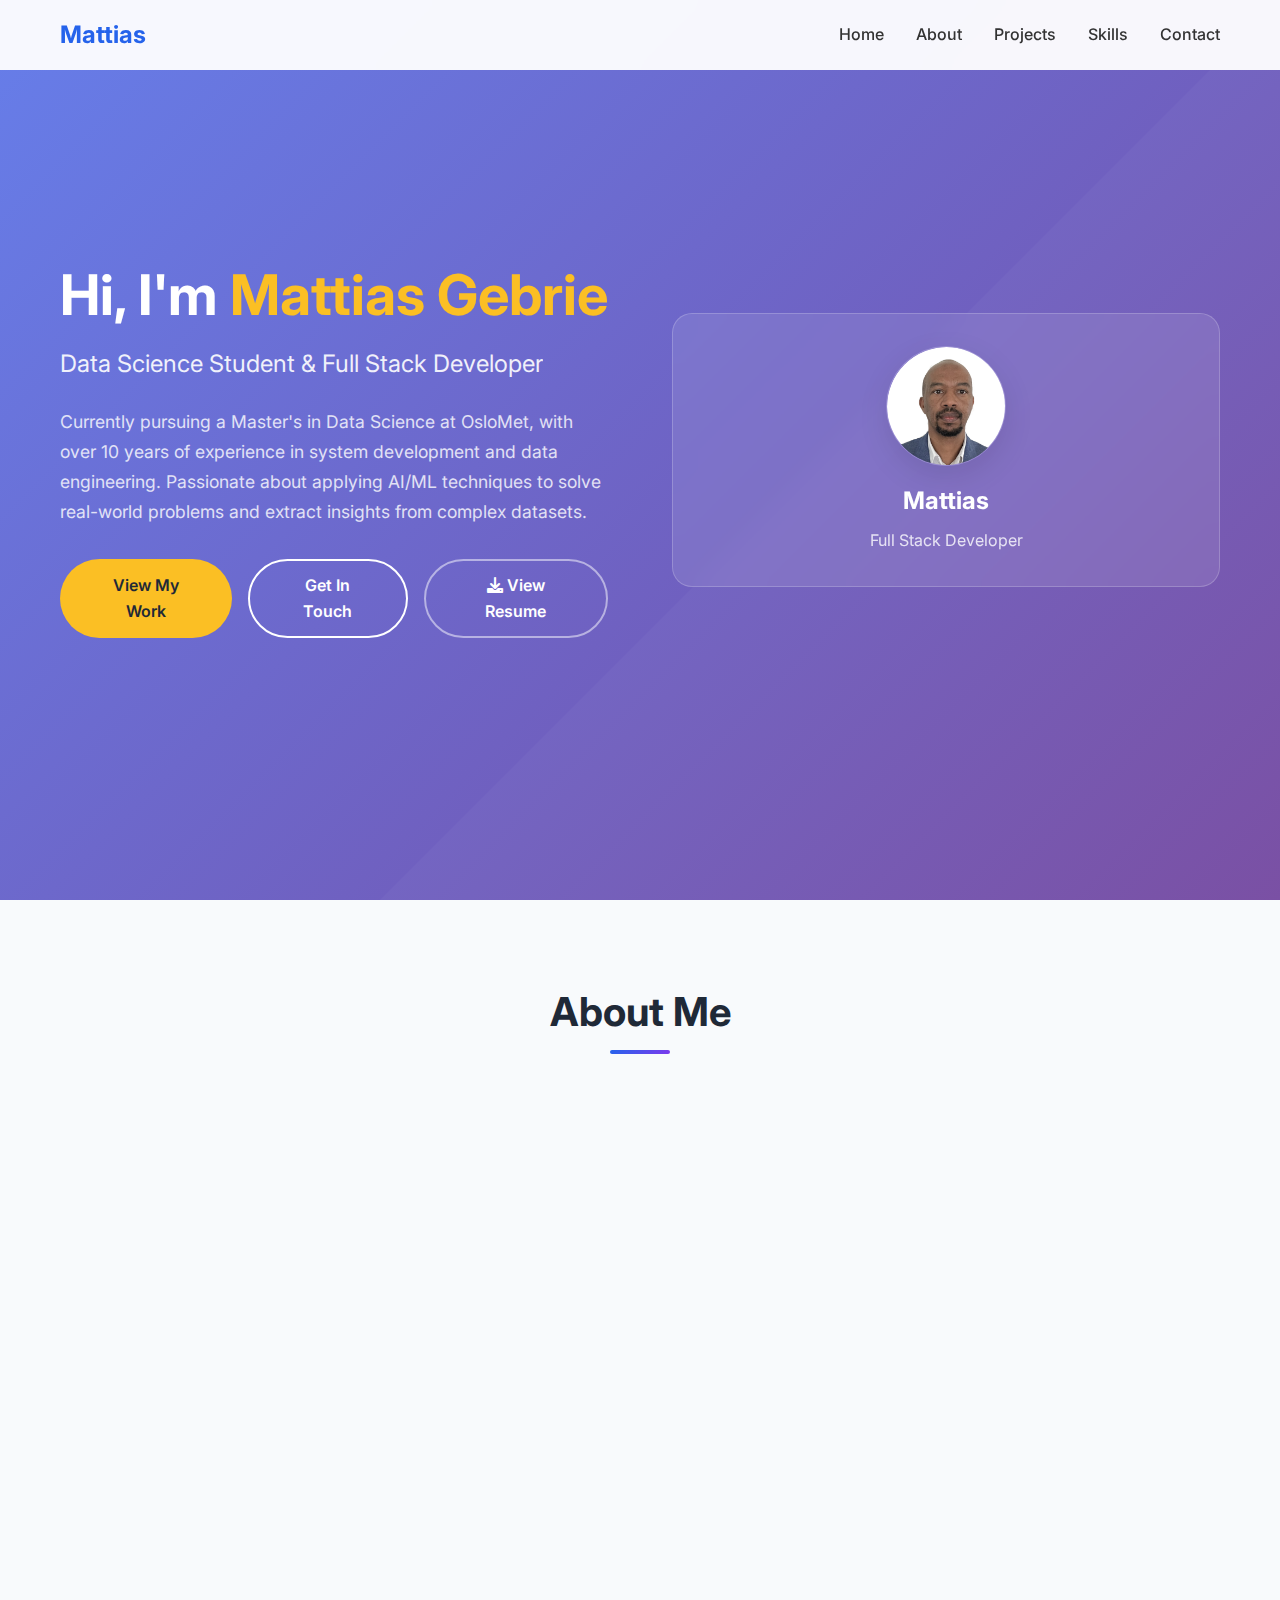
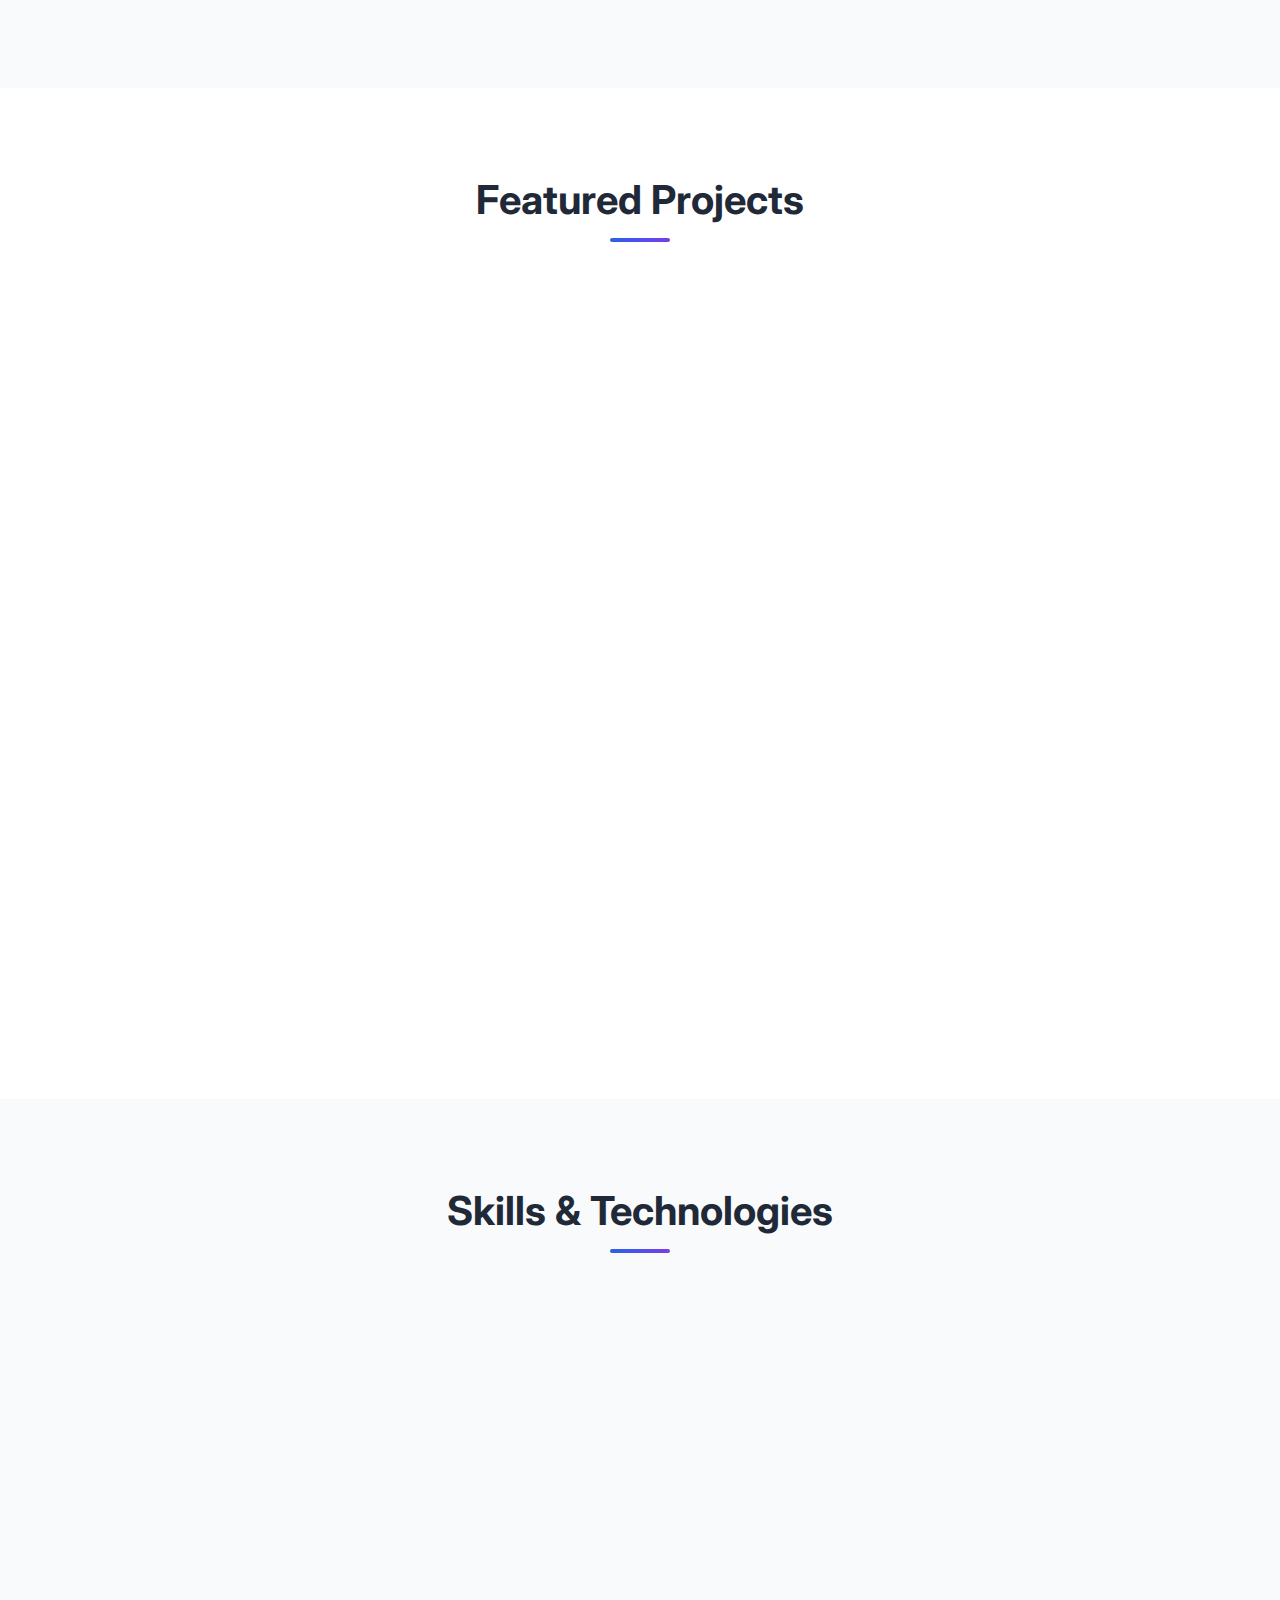
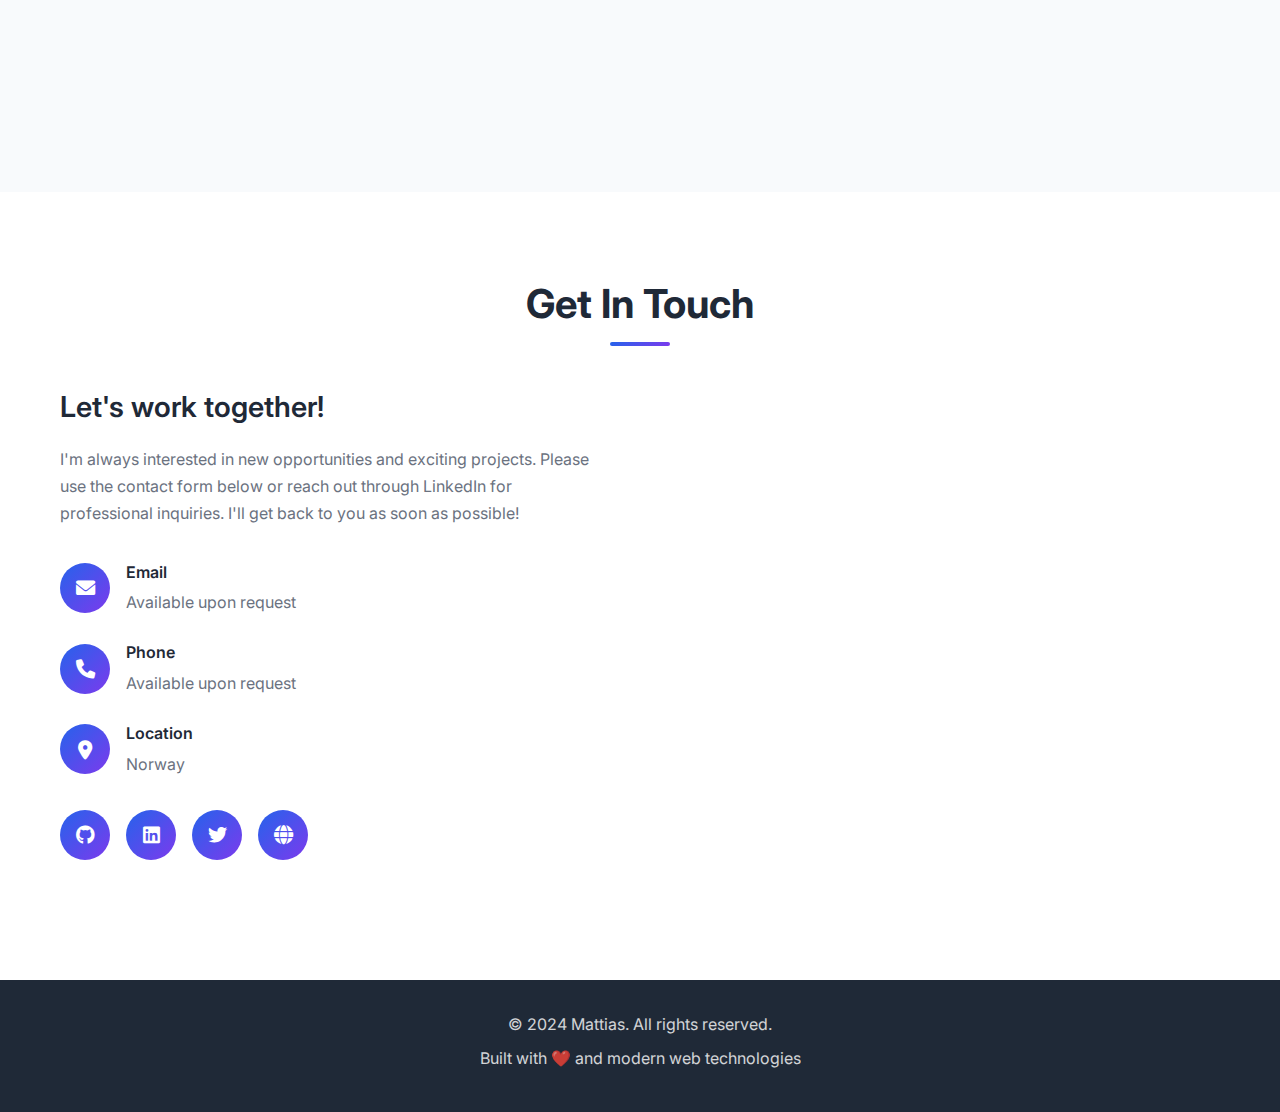
<file: index.html>
<!DOCTYPE html>
<html lang="en">
<head>
    <meta charset="UTF-8">
    <meta name="viewport" content="width=device-width, initial-scale=1.0">
    <title>Mattias - Portfolio</title>
    <link rel="stylesheet" href="styles.css">
    <link href="https://cdnjs.cloudflare.com/ajax/libs/font-awesome/6.0.0/css/all.min.css" rel="stylesheet">
    <link href="https://fonts.googleapis.com/css2?family=Inter:wght@300;400;500;600;700&display=swap" rel="stylesheet">
</head>
<body>
    <!-- Navigation -->
    <nav class="navbar">
        <div class="nav-container">
            <div class="nav-logo">
                <a href="#home">Mattias</a>
            </div>
            <div class="nav-menu" id="nav-menu">
                <a href="#home" class="nav-link">Home</a>
                <a href="#about" class="nav-link">About</a>
                <a href="#projects" class="nav-link">Projects</a>
                <a href="#skills" class="nav-link">Skills</a>
                <a href="#contact" class="nav-link">Contact</a>
            </div>
            <div class="nav-toggle" id="nav-toggle">
                <span class="bar"></span>
                <span class="bar"></span>
                <span class="bar"></span>
            </div>
        </div>
    </nav>

    <!-- Hero Section -->
    <section id="home" class="hero">
        <div class="hero-container">
            <div class="hero-content">
                <h1 class="hero-title">
                    Hi, I'm <span class="highlight">Mattias Gebrie</span>
                </h1>
                <h2 class="hero-subtitle">Data Science Student & Full Stack Developer</h2>
                <p class="hero-description">
                    Currently pursuing a Master's in Data Science at OsloMet, with over 10 years of experience in system development 
                    and data engineering. Passionate about applying AI/ML techniques to solve real-world problems and extract insights 
                    from complex datasets.
                </p>
                <div class="hero-buttons">
                    <a href="#projects" class="btn btn-primary">View My Work</a>
                    <a href="#contact" class="btn btn-secondary">Get In Touch</a>
                    <a href="resume.html" class="btn btn-outline" target="_blank">
                        <i class="fas fa-download"></i> View Resume
                    </a>
                </div>
            </div>
            <div class="hero-image">
                <div class="profile-card">
                    <div class="profile-image">
                        <img src="mattias.jpg" alt="Mattias Gebrie" class="profile-photo">
                    </div>
                    <div class="profile-info">
                        <h3>Mattias</h3>
                        <p>Full Stack Developer</p>
                    </div>
                </div>
            </div>
        </div>
    </section>

    <!-- About Section -->
    <section id="about" class="about">
        <div class="container">
            <h2 class="section-title">About Me</h2>
            <div class="about-content">
                <div class="about-text">
                    <p>
                        I'm currently pursuing a Master's in Data Science at OsloMet, building upon my strong academic foundation 
                        with two completed master's degrees in Computer Engineering and System Architecture. With over 10 years of hands-on experience in backend development 
                        (C#, Java, Python, C++), cloud technology (AWS, Azure), and big data processing (Apache Spark), 
                        I'm now specializing in advanced AI/ML techniques and data science methodologies.
                    </p>
                    <p>
                        My career progression from engineering to system architecture to data science reflects a strategic approach 
                        to building comprehensive technical expertise. I've published research on "Risk-based adaptive authentication 
                        for IoT in smart home eHealth" and have hands-on experience with TensorFlow, machine learning algorithms, 
                        and data pipeline development from my work at Simula and Schibsted Data Foundation.
                    </p>
                    <div class="about-stats">
                        <div class="stat">
                            <h3>10+</h3>
                            <p>Years Experience</p>
                        </div>
                        <div class="stat">
                            <h3>2</h3>
                            <p>Master's Degrees</p>
                        </div>
                        <div class="stat">
                            <h3>1</h3>
                            <p>Published Research</p>
                        </div>
                    </div>
                </div>
            </div>
        </div>
    </section>

    <!-- Projects Section -->
    <section id="projects" class="projects">
        <div class="container">
            <h2 class="section-title">Featured Projects</h2>
            <div class="projects-scroll-container">
                <div class="projects-scroll">
                <div class="project-card">
                    <div class="project-image">
                        <i class="fas fa-mobile-alt"></i>
                    </div>
                    <div class="project-content">
                        <h3>Dewel Mobile App</h3>
                        <p>A comprehensive mobile application with both frontend and backend components, currently in distribution. Full-stack development including user interface, backend services, and mobile app deployment.</p>
                        <div class="project-tech">
                            <span class="tech-tag">React Native</span>
                            <span class="tech-tag">Node.js</span>
                            <span class="tech-tag">JavaScript</span>
                            <span class="tech-tag">Mobile App</span>
                        </div>
                        <div class="project-links">
                            <a href="request-access.html" class="project-link">
                                <i class="fab fa-github"></i> Request Access
                            </a>
                            <a href="https://apps.apple.com/app/dewel/id1234567890" class="project-link" target="_blank">
                                <i class="fab fa-apple"></i> App Store
                            </a>
                            <a href="https://play.google.com/store/apps/details?id=com.dewel.app" class="project-link" target="_blank">
                                <i class="fab fa-google-play"></i> Play Store
                            </a>
                        </div>
                        <div class="project-screenshot">
                            <img src="Dewel.jpg" alt="Dewel Mobile App Screenshot" class="project-image-screenshot">
                        </div>
                    </div>
                </div>

                <div class="project-card">
                    <div class="project-image">
                        <i class="fas fa-pills"></i>
                    </div>
                    <div class="project-content">
                        <h3>Pharmador</h3>
                        <p>A comprehensive pharmaceutical application with both frontend and backend components. Full-stack development featuring user management, inventory tracking, and pharmaceutical data processing.</p>
                        <div class="project-tech">
                            <span class="tech-tag">React</span>
                            <span class="tech-tag">Node.js</span>
                            <span class="tech-tag">JavaScript</span>
                            <span class="tech-tag">Database</span>
                        </div>
                        <div class="project-links">
                            <a href="request-access.html" class="project-link">
                                <i class="fab fa-github"></i> Request Access
                            </a>
                            <a href="request-access.html" class="project-link">
                                <i class="fas fa-external-link-alt"></i> Request Demo
                            </a>
                        </div>
                        <div class="project-screenshot">
                            <img src="pharmadoor.jpg" alt="Pharmador Pharmacy Locator App Screenshot" class="project-image-screenshot">
                        </div>
                    </div>
                </div>

                <div class="project-card">
                    <div class="project-image">
                        <i class="fas fa-brain"></i>
                    </div>
                    <div class="project-content">
                        <h3>IoT Security Research - Risk-based Authentication</h3>
                        <p>Published research on "Risk-based adaptive authentication for internet of things in smart home eHealth" at the 11th European Conference on Software Architecture. Applied machine learning and data science techniques to enhance IoT security protocols.</p>
                        <div class="project-tech">
                            <span class="tech-tag">Machine Learning</span>
                            <span class="tech-tag">IoT Security</span>
                            <span class="tech-tag">Data Science</span>
                            <span class="tech-tag">Research</span>
                        </div>
                        <div class="project-links">
                            <a href="#" class="project-link">
                                <i class="fas fa-file-pdf"></i> Research Paper
                            </a>
                            <a href="#" class="project-link">
                                <i class="fas fa-external-link-alt"></i> Conference
                            </a>
                        </div>
                        <div class="project-screenshot">
                            <div class="screenshot-placeholder">
                                <i class="fas fa-shield-alt"></i>
                                <p>IoT Security Framework</p>
                            </div>
                        </div>
                    </div>
                </div>

                <div class="project-card">
                    <div class="project-image">
                        <i class="fas fa-shopping-bag"></i>
                    </div>
                    <div class="project-content">
                        <h3>Estishop.no</h3>
                        <p>E-commerce platform for Esti products featuring online shopping, product catalog, and secure payment processing. Built with modern web technologies for optimal performance and user experience.</p>
                        <div class="project-tech">
                            <span class="tech-tag">Next.js</span>
                            <span class="tech-tag">MySQL</span>
                            <span class="tech-tag">E-commerce</span>
                            <span class="tech-tag">Payment</span>
                        </div>
                        <div class="project-links">
                            <a href="request-access.html" class="project-link">
                                <i class="fab fa-github"></i> Request Access
                            </a>
                            <a href="https://estishop.no" class="project-link" target="_blank">
                                <i class="fas fa-external-link-alt"></i> Live Site
                            </a>
                        </div>
                        <div class="project-screenshot">
                            <div class="screenshot-placeholder">
                                <i class="fas fa-shopping-bag"></i>
                                <p>E-commerce Platform</p>
                            </div>
                        </div>
                    </div>
                </div>

                <div class="project-card">
                    <div class="project-image">
                        <i class="fas fa-user-md"></i>
                    </div>
                    <div class="project-content">
                        <h3>CCN - Clinical Communication Network</h3>
                        <p>Healthcare communication platform enabling secure clinical messaging, patient data management, and real-time communication between healthcare professionals. Built with mobile-first approach for accessibility.</p>
                        <div class="project-tech">
                            <span class="tech-tag">React Native</span>
                            <span class="tech-tag">MongoDB</span>
                            <span class="tech-tag">Node.js</span>
                            <span class="tech-tag">FastAPI</span>
                        </div>
                        <div class="project-links">
                            <a href="request-access.html" class="project-link">
                                <i class="fab fa-github"></i> Request Access
                            </a>
                            <a href="request-access.html" class="project-link">
                                <i class="fas fa-external-link-alt"></i> Request Demo
                            </a>
                        </div>
                        <div class="project-screenshot">
                            <div class="screenshot-placeholder">
                                <i class="fas fa-user-md"></i>
                                <p>Healthcare Communication Platform</p>
                            </div>
                        </div>
                    </div>
                </div>
                </div>
            </div>
        </div>
    </section>

    <!-- Skills Section -->
    <section id="skills" class="skills">
        <div class="container">
            <h2 class="section-title">Skills & Technologies</h2>
            <div class="skills-grid">
                <div class="skill-category">
                    <h3>Frontend</h3>
                    <div class="skill-items">
                        <div class="skill-item">
                            <i class="fab fa-html5"></i>
                            <span>HTML5</span>
                        </div>
                        <div class="skill-item">
                            <i class="fab fa-css3-alt"></i>
                            <span>CSS3</span>
                        </div>
                        <div class="skill-item">
                            <i class="fab fa-js-square"></i>
                            <span>JavaScript</span>
                        </div>
                        <div class="skill-item">
                            <i class="fab fa-react"></i>
                            <span>React</span>
                        </div>
                        <div class="skill-item">
                            <i class="fab fa-react"></i>
                            <span>React Native</span>
                        </div>
                        <div class="skill-item">
                            <i class="fab fa-node-js"></i>
                            <span>Next.js</span>
                        </div>
                    </div>
                </div>

                <div class="skill-category">
                    <h3>Backend</h3>
                    <div class="skill-items">
                        <div class="skill-item">
                            <i class="fab fa-java"></i>
                            <span>Java</span>
                        </div>
                        <div class="skill-item">
                            <i class="fab fa-python"></i>
                            <span>Python</span>
                        </div>
                        <div class="skill-item">
                            <i class="fas fa-code"></i>
                            <span>C#</span>
                        </div>
                        <div class="skill-item">
                            <i class="fas fa-code"></i>
                            <span>C++</span>
                        </div>
                        <div class="skill-item">
                            <i class="fas fa-server"></i>
                            <span>Spring Boot</span>
                        </div>
                        <div class="skill-item">
                            <i class="fas fa-database"></i>
                            <span>Apache Spark</span>
                        </div>
                        <div class="skill-item">
                            <i class="fas fa-brain"></i>
                            <span>TensorFlow</span>
                        </div>
                    </div>
                </div>

                <div class="skill-category">
                    <h3>Tools & Others</h3>
                    <div class="skill-items">
                        <div class="skill-item">
                            <i class="fab fa-git-alt"></i>
                            <span>Git</span>
                        </div>
                        <div class="skill-item">
                            <i class="fab fa-docker"></i>
                            <span>Docker</span>
                        </div>
                        <div class="skill-item">
                            <i class="fab fa-aws"></i>
                            <span>AWS</span>
                        </div>
                        <div class="skill-item">
                            <i class="fab fa-microsoft"></i>
                            <span>Azure</span>
                        </div>
                        <div class="skill-item">
                            <i class="fas fa-cogs"></i>
                            <span>Kubernetes</span>
                        </div>
                        <div class="skill-item">
                            <i class="fas fa-chart-line"></i>
                            <span>Data Science</span>
                        </div>
                        <div class="skill-item">
                            <i class="fas fa-robot"></i>
                            <span>Machine Learning</span>
                        </div>
                    </div>
                </div>
            </div>
        </div>
    </section>

    <!-- Contact Section -->
    <section id="contact" class="contact">
        <div class="container">
            <h2 class="section-title">Get In Touch</h2>
            <div class="contact-content">
                <div class="contact-info">
                    <h3>Let's work together!</h3>
                    <p>
                        I'm always interested in new opportunities and exciting projects. 
                        Please use the contact form below or reach out through LinkedIn for 
                        professional inquiries. I'll get back to you as soon as possible!
                    </p>
                    <div class="contact-methods">
                        <div class="contact-method">
                            <i class="fas fa-envelope"></i>
                            <div>
                                <h4>Email</h4>
                                <p>Available upon request</p>
                            </div>
                        </div>
                        <div class="contact-method">
                            <i class="fas fa-phone"></i>
                            <div>
                                <h4>Phone</h4>
                                <p>Available upon request</p>
                            </div>
                        </div>
                        <div class="contact-method">
                            <i class="fas fa-map-marker-alt"></i>
                            <div>
                                <h4>Location</h4>
                                <p>Norway</p>
                            </div>
                        </div>
                    </div>
                    <div class="social-links">
                        <a href="https://github.com/atomattias" class="social-link" target="_blank">
                            <i class="fab fa-github"></i>
                        </a>
                        <a href="https://www.linkedin.com/in/gmattias/" class="social-link" target="_blank">
                            <i class="fab fa-linkedin"></i>
                        </a>
                        <a href="https://twitter.com/atomattias" class="social-link">
                            <i class="fab fa-twitter"></i>
                        </a>
                        <a href="https://atomattias.dev" class="social-link">
                            <i class="fas fa-globe"></i>
                        </a>
                    </div>
                </div>
                <div class="contact-form">
                    <form id="contact-form">
                        <div class="form-group">
                            <input type="text" id="name" name="name" placeholder="Your Name" required>
                        </div>
                        <div class="form-group">
                            <input type="email" id="email" name="email" placeholder="Your Email" required>
                        </div>
                        <div class="form-group">
                            <input type="text" id="subject" name="subject" placeholder="Subject" required>
                        </div>
                        <div class="form-group">
                            <textarea id="message" name="message" placeholder="Your Message" rows="5" required></textarea>
                        </div>
                        <button type="submit" class="btn btn-primary">Send Message</button>
                    </form>
                </div>
            </div>
        </div>
    </section>

    <!-- Footer -->
    <footer class="footer">
        <div class="container">
            <div class="footer-content">
                <p>&copy; 2024 Mattias. All rights reserved.</p>
                <p>Built with ❤️ and modern web technologies</p>
            </div>
        </div>
    </footer>

    <script src="script.js"></script>
</body>
</html>
</file>
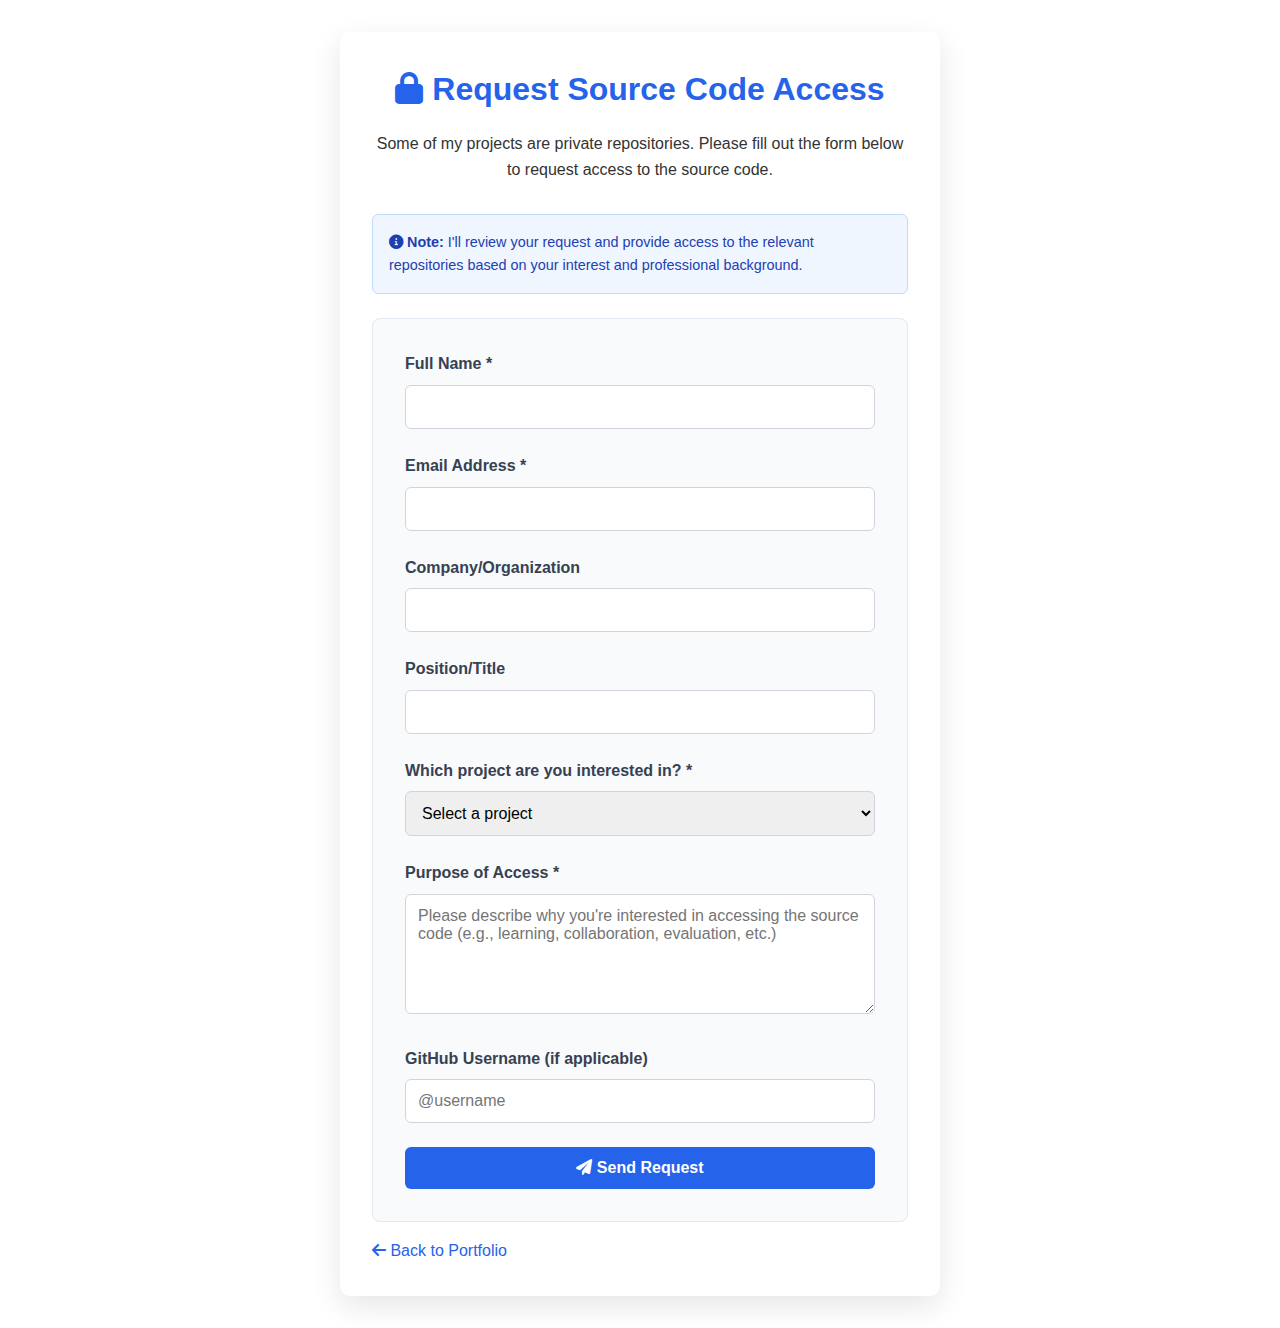
<file: request-access.html>
<!DOCTYPE html>
<html lang="en">
<head>
    <meta charset="UTF-8">
    <meta name="viewport" content="width=device-width, initial-scale=1.0">
    <title>Request Access - Mattias Gebrie</title>
    <link rel="stylesheet" href="styles.css">
    <link rel="stylesheet" href="https://cdnjs.cloudflare.com/ajax/libs/font-awesome/6.0.0/css/all.min.css">
    <style>
        .request-container {
            max-width: 600px;
            margin: 2rem auto;
            padding: 2rem;
            background: white;
            border-radius: 10px;
            box-shadow: 0 10px 30px rgba(0, 0, 0, 0.1);
        }
        
        .request-header {
            text-align: center;
            margin-bottom: 2rem;
        }
        
        .request-header h1 {
            color: #2563eb;
            margin-bottom: 1rem;
        }
        
        .request-form {
            background: #f8fafc;
            padding: 2rem;
            border-radius: 8px;
            border: 1px solid #e2e8f0;
        }
        
        .form-group {
            margin-bottom: 1.5rem;
        }
        
        .form-group label {
            display: block;
            margin-bottom: 0.5rem;
            font-weight: 600;
            color: #374151;
        }
        
        .form-group input,
        .form-group textarea {
            width: 100%;
            padding: 0.75rem;
            border: 1px solid #d1d5db;
            border-radius: 6px;
            font-size: 1rem;
            transition: border-color 0.3s ease;
        }
        
        .form-group input:focus,
        .form-group textarea:focus {
            outline: none;
            border-color: #2563eb;
            box-shadow: 0 0 0 3px rgba(37, 99, 235, 0.1);
        }
        
        .form-group textarea {
            height: 120px;
            resize: vertical;
        }
        
        .submit-btn {
            background: #2563eb;
            color: white;
            padding: 0.75rem 2rem;
            border: none;
            border-radius: 6px;
            font-size: 1rem;
            font-weight: 600;
            cursor: pointer;
            transition: background-color 0.3s ease;
            width: 100%;
        }
        
        .submit-btn:hover {
            background: #1d4ed8;
        }
        
        .back-link {
            display: inline-block;
            margin-top: 1rem;
            color: #2563eb;
            text-decoration: none;
            font-weight: 500;
        }
        
        .back-link:hover {
            text-decoration: underline;
        }
        
        .info-box {
            background: #eff6ff;
            border: 1px solid #bfdbfe;
            border-radius: 6px;
            padding: 1rem;
            margin-bottom: 1.5rem;
        }
        
        .info-box p {
            margin: 0;
            color: #1e40af;
            font-size: 0.9rem;
        }
    </style>
</head>
<body>
    <div class="request-container">
        <div class="request-header">
            <h1><i class="fas fa-lock"></i> Request Source Code Access</h1>
            <p>Some of my projects are private repositories. Please fill out the form below to request access to the source code.</p>
        </div>
        
        <div class="info-box">
            <p><i class="fas fa-info-circle"></i> <strong>Note:</strong> I'll review your request and provide access to the relevant repositories based on your interest and professional background.</p>
        </div>
        
        <form class="request-form" action="mailto:atomattias@gmail.com" method="post" enctype="text/plain">
            <div class="form-group">
                <label for="name">Full Name *</label>
                <input type="text" id="name" name="name" required>
            </div>
            
            <div class="form-group">
                <label for="email">Email Address *</label>
                <input type="email" id="email" name="email" required>
            </div>
            
            <div class="form-group">
                <label for="company">Company/Organization</label>
                <input type="text" id="company" name="company">
            </div>
            
            <div class="form-group">
                <label for="position">Position/Title</label>
                <input type="text" id="position" name="position">
            </div>
            
            <div class="form-group">
                <label for="interest">Which project are you interested in? *</label>
                <select id="interest" name="interest" required style="width: 100%; padding: 0.75rem; border: 1px solid #d1d5db; border-radius: 6px; font-size: 1rem;">
                    <option value="">Select a project</option>
                    <option value="pharmador">Pharmador - Pharmaceutical Application</option>
                    <option value="ccn">CCN - Clinical Communication Network</option>
                    <option value="iot-research">IoT Security Research</option>
                    <option value="data-pipeline">Data Pipeline for Schibsted</option>
                    <option value="other">Other/General Interest</option>
                </select>
            </div>
            
            <div class="form-group">
                <label for="purpose">Purpose of Access *</label>
                <textarea id="purpose" name="purpose" placeholder="Please describe why you're interested in accessing the source code (e.g., learning, collaboration, evaluation, etc.)" required></textarea>
            </div>
            
            <div class="form-group">
                <label for="github">GitHub Username (if applicable)</label>
                <input type="text" id="github" name="github" placeholder="@username">
            </div>
            
            <button type="submit" class="submit-btn">
                <i class="fas fa-paper-plane"></i> Send Request
            </button>
        </form>
        
        <a href="index.html" class="back-link">
            <i class="fas fa-arrow-left"></i> Back to Portfolio
        </a>
    </div>
</body>
</html>
</file>
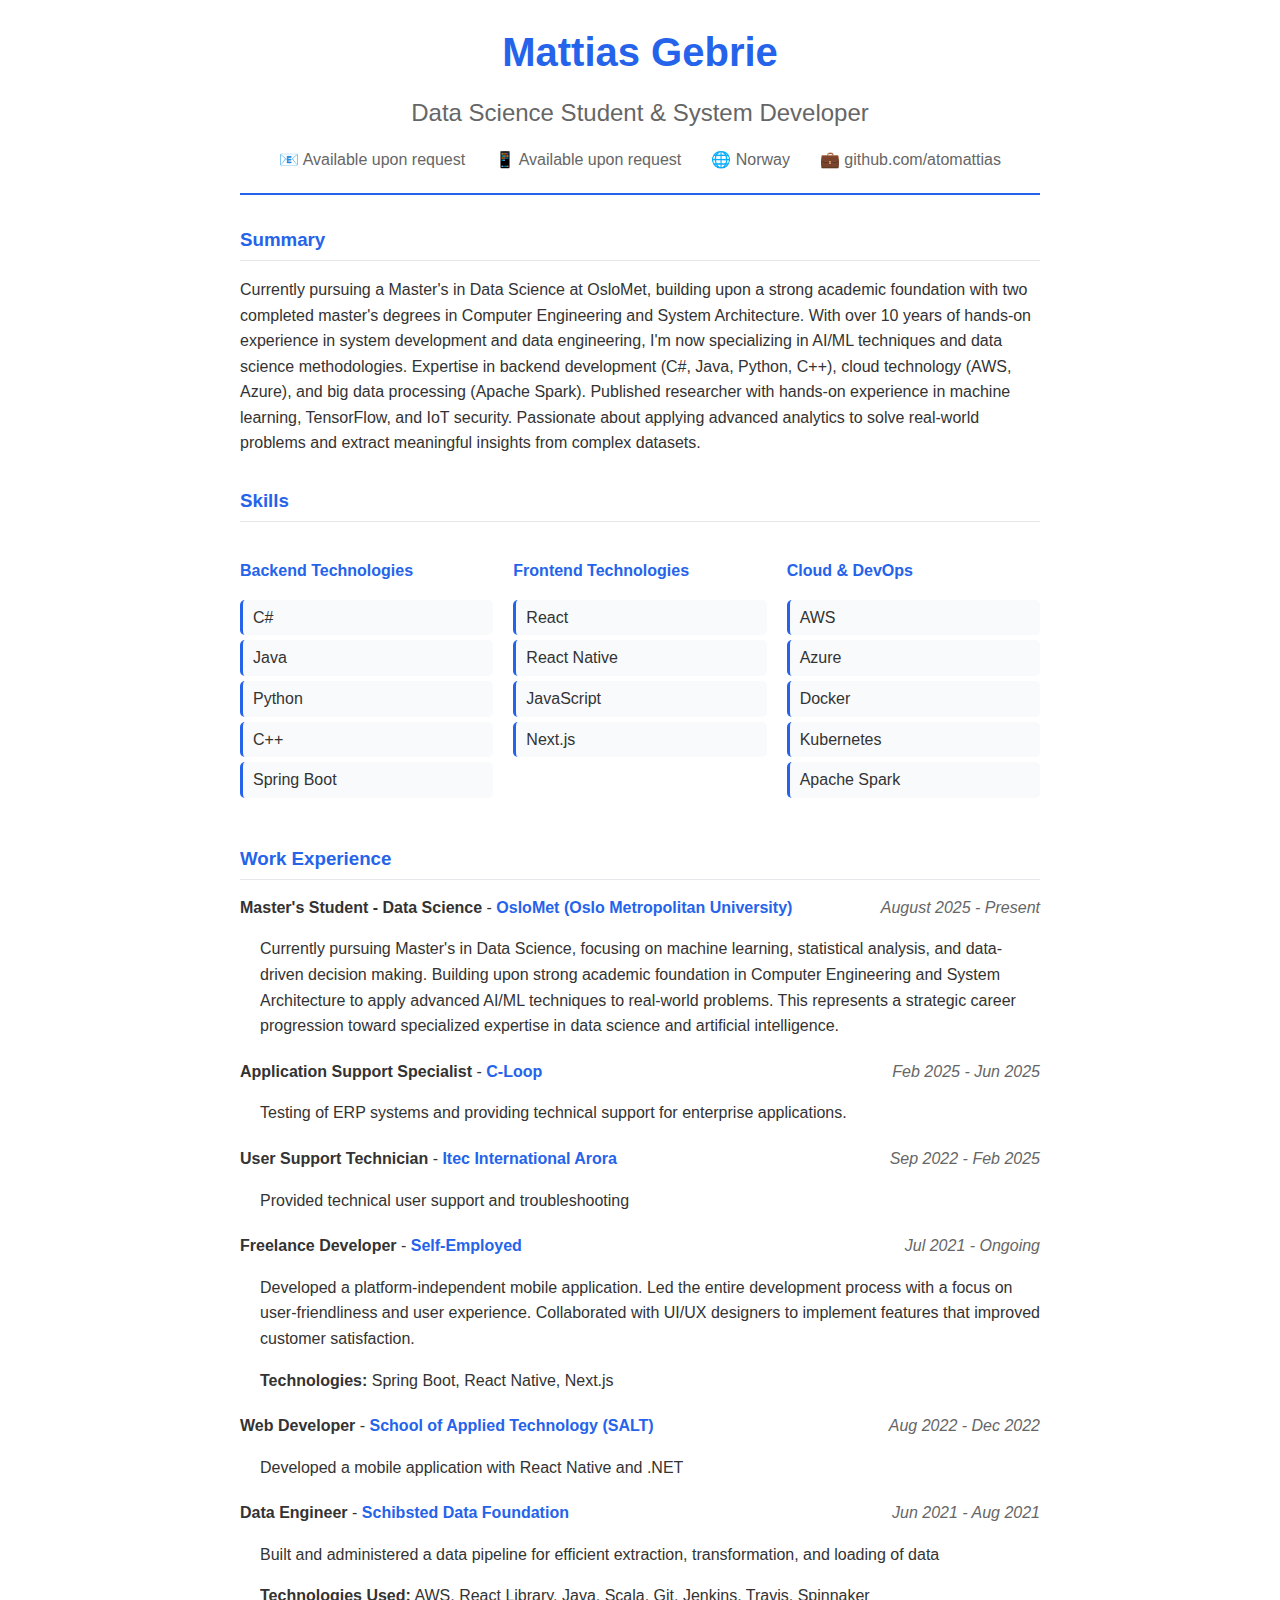
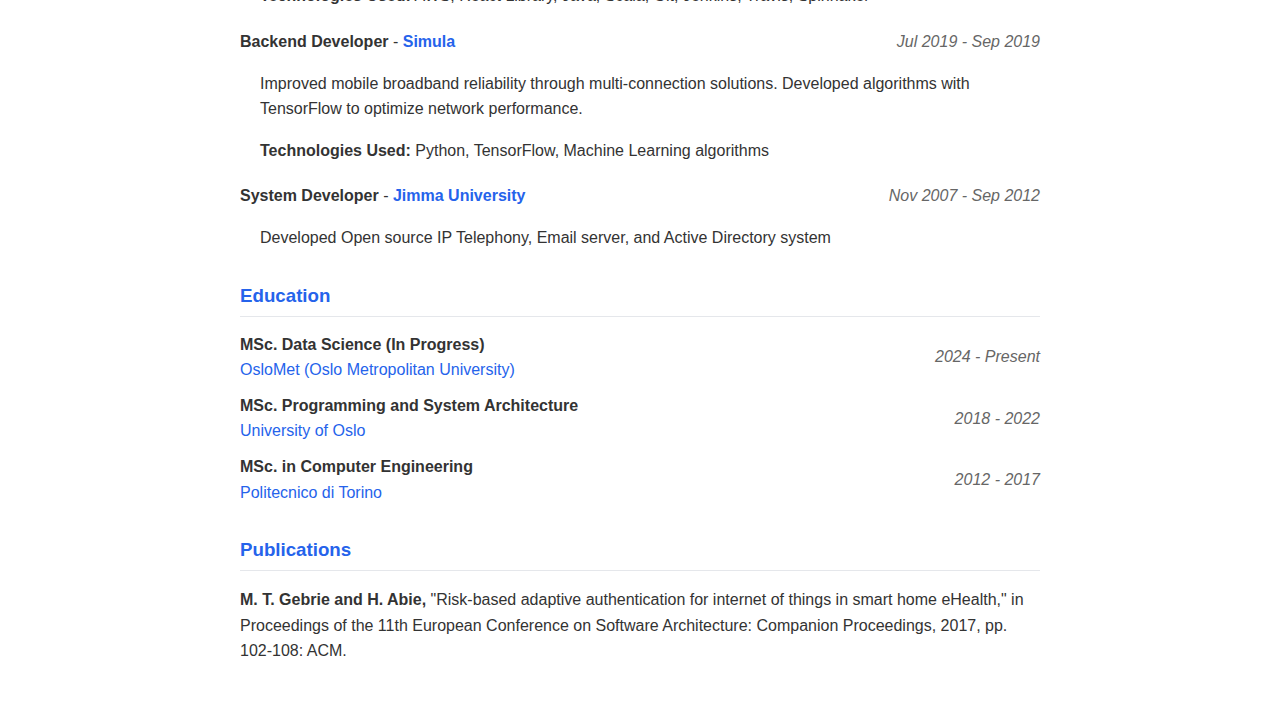
<file: resume.html>
<!DOCTYPE html>
<html lang="en">
<head>
    <meta charset="UTF-8">
    <meta name="viewport" content="width=device-width, initial-scale=1.0">
    <title>Mattias Gebrie - Resume</title>
    <style>
        body {
            font-family: 'Arial', sans-serif;
            line-height: 1.6;
            max-width: 800px;
            margin: 0 auto;
            padding: 20px;
            color: #333;
        }
        .header {
            text-align: center;
            border-bottom: 2px solid #2563eb;
            padding-bottom: 20px;
            margin-bottom: 30px;
        }
        .header h1 {
            color: #2563eb;
            margin: 0;
            font-size: 2.5em;
        }
        .header h2 {
            color: #666;
            margin: 10px 0;
            font-weight: normal;
        }
        .contact-info {
            display: flex;
            justify-content: center;
            gap: 30px;
            flex-wrap: wrap;
            margin-top: 15px;
        }
        .contact-info span {
            color: #666;
        }
        .section {
            margin-bottom: 30px;
        }
        .section h3 {
            color: #2563eb;
            border-bottom: 1px solid #e5e7eb;
            padding-bottom: 5px;
            margin-bottom: 15px;
        }
        .job {
            margin-bottom: 20px;
        }
        .job-header {
            display: flex;
            justify-content: space-between;
            align-items: center;
            margin-bottom: 5px;
        }
        .job-title {
            font-weight: bold;
            color: #333;
        }
        .company {
            color: #2563eb;
            font-weight: bold;
        }
        .date {
            color: #666;
            font-style: italic;
        }
        .job-description {
            margin-left: 20px;
        }
        .skills-grid {
            display: grid;
            grid-template-columns: repeat(auto-fit, minmax(200px, 1fr));
            gap: 20px;
        }
        .skill-category h4 {
            color: #2563eb;
            margin-bottom: 10px;
        }
        .skill-list {
            list-style: none;
            padding: 0;
        }
        .skill-list li {
            background: #f8fafc;
            padding: 5px 10px;
            margin: 5px 0;
            border-radius: 5px;
            border-left: 3px solid #2563eb;
        }
        .education {
            display: flex;
            justify-content: space-between;
            align-items: center;
            margin-bottom: 10px;
        }
        .degree {
            font-weight: bold;
        }
        .university {
            color: #2563eb;
        }
        @media print {
            body {
                font-size: 12px;
            }
            .header h1 {
                font-size: 2em;
            }
        }
    </style>
</head>
<body>
    <div class="header">
        <h1>Mattias Gebrie</h1>
        <h2>Data Science Student & System Developer</h2>
        <div class="contact-info">
            <span>📧 Available upon request</span>
            <span>📱 Available upon request</span>
            <span>🌐 Norway</span>
            <span>💼 github.com/atomattias</span>
        </div>
    </div>

    <div class="section">
        <h3>Summary</h3>
        <p>Currently pursuing a Master's in Data Science at OsloMet, building upon a strong academic foundation with two completed master's degrees in Computer Engineering and System Architecture. With over 10 years of hands-on experience in system development and data engineering, I'm now specializing in AI/ML techniques and data science methodologies. Expertise in backend development (C#, Java, Python, C++), cloud technology (AWS, Azure), and big data processing (Apache Spark). Published researcher with hands-on experience in machine learning, TensorFlow, and IoT security. Passionate about applying advanced analytics to solve real-world problems and extract meaningful insights from complex datasets.</p>
    </div>

    <div class="section">
        <h3>Skills</h3>
        <div class="skills-grid">
            <div class="skill-category">
                <h4>Backend Technologies</h4>
                <ul class="skill-list">
                    <li>C#</li>
                    <li>Java</li>
                    <li>Python</li>
                    <li>C++</li>
                    <li>Spring Boot</li>
                </ul>
            </div>
            <div class="skill-category">
                <h4>Frontend Technologies</h4>
                <ul class="skill-list">
                    <li>React</li>
                    <li>React Native</li>
                    <li>JavaScript</li>
                    <li>Next.js</li>
                </ul>
            </div>
            <div class="skill-category">
                <h4>Cloud & DevOps</h4>
                <ul class="skill-list">
                    <li>AWS</li>
                    <li>Azure</li>
                    <li>Docker</li>
                    <li>Kubernetes</li>
                    <li>Apache Spark</li>
                </ul>
            </div>
        </div>
    </div>

    <div class="section">
        <h3>Work Experience</h3>
        
        <div class="job">
            <div class="job-header">
                <div>
                    <span class="job-title">Master's Student - Data Science</span> - 
                    <span class="company">OsloMet (Oslo Metropolitan University)</span>
                </div>
                <span class="date">August 2025 - Present</span>
            </div>
            <div class="job-description">
                <p>Currently pursuing Master's in Data Science, focusing on machine learning, statistical analysis, and data-driven decision making. Building upon strong academic foundation in Computer Engineering and System Architecture to apply advanced AI/ML techniques to real-world problems. This represents a strategic career progression toward specialized expertise in data science and artificial intelligence.</p>
            </div>
        </div>

        <div class="job">
            <div class="job-header">
                <div>
                    <span class="job-title">Application Support Specialist</span> - 
                    <span class="company">C-Loop</span>
                </div>
                <span class="date">Feb 2025 - Jun 2025</span>
            </div>
            <div class="job-description">
                <p>Testing of ERP systems and providing technical support for enterprise applications.</p>
            </div>
        </div>

        <div class="job">
            <div class="job-header">
                <div>
                    <span class="job-title">User Support Technician</span> - 
                    <span class="company">Itec International Arora</span>
                </div>
                <span class="date">Sep 2022 - Feb 2025</span>
            </div>
            <div class="job-description">
                <p>Provided technical user support and troubleshooting</p>
            </div>
        </div>

        <div class="job">
            <div class="job-header">
                <div>
                    <span class="job-title">Freelance Developer</span> - 
                    <span class="company">Self-Employed</span>
                </div>
                <span class="date">Jul 2021 - Ongoing</span>
            </div>
            <div class="job-description">
                <p>Developed a platform-independent mobile application. Led the entire development process with a focus on user-friendliness and user experience. Collaborated with UI/UX designers to implement features that improved customer satisfaction.</p>
                <p><strong>Technologies:</strong> Spring Boot, React Native, Next.js</p>
            </div>
        </div>

        <div class="job">
            <div class="job-header">
                <div>
                    <span class="job-title">Web Developer</span> - 
                    <span class="company">School of Applied Technology (SALT)</span>
                </div>
                <span class="date">Aug 2022 - Dec 2022</span>
            </div>
            <div class="job-description">
                <p>Developed a mobile application with React Native and .NET</p>
            </div>
        </div>

        <div class="job">
            <div class="job-header">
                <div>
                    <span class="job-title">Data Engineer</span> - 
                    <span class="company">Schibsted Data Foundation</span>
                </div>
                <span class="date">Jun 2021 - Aug 2021</span>
            </div>
            <div class="job-description">
                <p>Built and administered a data pipeline for efficient extraction, transformation, and loading of data</p>
                <p><strong>Technologies Used:</strong> AWS, React Library, Java, Scala, Git, Jenkins, Travis, Spinnaker</p>
            </div>
        </div>

        <div class="job">
            <div class="job-header">
                <div>
                    <span class="job-title">Backend Developer</span> - 
                    <span class="company">Simula</span>
                </div>
                <span class="date">Jul 2019 - Sep 2019</span>
            </div>
            <div class="job-description">
                <p>Improved mobile broadband reliability through multi-connection solutions. Developed algorithms with TensorFlow to optimize network performance.</p>
                <p><strong>Technologies Used:</strong> Python, TensorFlow, Machine Learning algorithms</p>
            </div>
        </div>

        <div class="job">
            <div class="job-header">
                <div>
                    <span class="job-title">System Developer</span> - 
                    <span class="company">Jimma University</span>
                </div>
                <span class="date">Nov 2007 - Sep 2012</span>
            </div>
            <div class="job-description">
                <p>Developed Open source IP Telephony, Email server, and Active Directory system</p>
            </div>
        </div>
    </div>

    <div class="section">
        <h3>Education</h3>
        <div class="education">
            <div>
                <span class="degree">MSc. Data Science (In Progress)</span><br>
                <span class="university">OsloMet (Oslo Metropolitan University)</span>
            </div>
            <span class="date">2024 - Present</span>
        </div>
        <div class="education">
            <div>
                <span class="degree">MSc. Programming and System Architecture</span><br>
                <span class="university">University of Oslo</span>
            </div>
            <span class="date">2018 - 2022</span>
        </div>
        <div class="education">
            <div>
                <span class="degree">MSc. in Computer Engineering</span><br>
                <span class="university">Politecnico di Torino</span>
            </div>
            <span class="date">2012 - 2017</span>
        </div>
    </div>

    <div class="section">
        <h3>Publications</h3>
        <p><strong>M. T. Gebrie and H. Abie,</strong> "Risk-based adaptive authentication for internet of things in smart home eHealth," in Proceedings of the 11th European Conference on Software Architecture: Companion Proceedings, 2017, pp. 102-108: ACM.</p>
    </div>
</body>
</html>
</file>
<file: styles.css>
/* Reset and Base Styles */
* {
    margin: 0;
    padding: 0;
    box-sizing: border-box;
}

html {
    scroll-behavior: smooth;
}

body {
    font-family: 'Inter', sans-serif;
    line-height: 1.6;
    color: #333;
    background-color: #ffffff;
}

.container {
    max-width: 1200px;
    margin: 0 auto;
    padding: 0 20px;
}

/* Navigation */
.navbar {
    position: fixed;
    top: 0;
    width: 100%;
    background: rgba(255, 255, 255, 0.95);
    backdrop-filter: blur(10px);
    z-index: 1000;
    padding: 1rem 0;
    transition: all 0.3s ease;
}

.nav-container {
    max-width: 1200px;
    margin: 0 auto;
    padding: 0 20px;
    display: flex;
    justify-content: space-between;
    align-items: center;
}

.nav-logo a {
    font-size: 1.5rem;
    font-weight: 700;
    color: #2563eb;
    text-decoration: none;
}

.nav-menu {
    display: flex;
    gap: 2rem;
}

.nav-link {
    color: #333;
    text-decoration: none;
    font-weight: 500;
    transition: color 0.3s ease;
    position: relative;
}

.nav-link:hover {
    color: #2563eb;
}

.nav-link::after {
    content: '';
    position: absolute;
    width: 0;
    height: 2px;
    bottom: -5px;
    left: 0;
    background-color: #2563eb;
    transition: width 0.3s ease;
}

.nav-link:hover::after {
    width: 100%;
}

.nav-toggle {
    display: none;
    flex-direction: column;
    cursor: pointer;
}

.bar {
    width: 25px;
    height: 3px;
    background-color: #333;
    margin: 3px 0;
    transition: 0.3s;
}

/* Hero Section */
.hero {
    min-height: 100vh;
    display: flex;
    align-items: center;
    background: linear-gradient(135deg, #667eea 0%, #764ba2 100%);
    color: white;
    position: relative;
    overflow: hidden;
}

.hero::before {
    content: '';
    position: absolute;
    top: 0;
    left: 0;
    right: 0;
    bottom: 0;
    background: url('data:image/svg+xml,<svg xmlns="http://www.w3.org/2000/svg" viewBox="0 0 1000 1000"><polygon fill="%23ffffff08" points="0,1000 1000,0 1000,1000"/></svg>');
    background-size: cover;
}

.hero-container {
    max-width: 1200px;
    margin: 0 auto;
    padding: 0 20px;
    display: grid;
    grid-template-columns: 1fr 1fr;
    gap: 4rem;
    align-items: center;
    position: relative;
    z-index: 1;
}

.hero-title {
    font-size: 3.5rem;
    font-weight: 700;
    margin-bottom: 1rem;
    line-height: 1.2;
}

.highlight {
    color: #fbbf24;
}

.hero-subtitle {
    font-size: 1.5rem;
    font-weight: 400;
    margin-bottom: 1.5rem;
    opacity: 0.9;
}

.hero-description {
    font-size: 1.1rem;
    margin-bottom: 2rem;
    opacity: 0.8;
    line-height: 1.7;
}

.hero-buttons {
    display: flex;
    gap: 1rem;
}

.btn {
    padding: 12px 30px;
    border-radius: 50px;
    text-decoration: none;
    font-weight: 600;
    transition: all 0.3s ease;
    display: inline-block;
    text-align: center;
    border: 2px solid transparent;
}

.btn-primary {
    background-color: #fbbf24;
    color: #1f2937;
}

.btn-primary:hover {
    background-color: #f59e0b;
    transform: translateY(-2px);
    box-shadow: 0 10px 25px rgba(251, 191, 36, 0.3);
}

.btn-secondary {
    background-color: transparent;
    color: white;
    border-color: white;
}

.btn-secondary:hover {
    background-color: white;
    color: #1f2937;
    transform: translateY(-2px);
}

.btn-outline {
    background-color: transparent;
    color: white;
    border: 2px solid rgba(255, 255, 255, 0.5);
}

.btn-outline:hover {
    background-color: rgba(255, 255, 255, 0.1);
    border-color: white;
    transform: translateY(-2px);
}

.profile-card {
    background: rgba(255, 255, 255, 0.1);
    backdrop-filter: blur(10px);
    border-radius: 20px;
    padding: 2rem;
    text-align: center;
    border: 1px solid rgba(255, 255, 255, 0.2);
}

.profile-image {
    width: 120px;
    height: 120px;
    border-radius: 50%;
    margin: 0 auto 1rem;
    overflow: hidden;
    border: 1px solid rgba(255, 255, 255, 0.2);
    box-shadow: 0 10px 30px rgba(0, 0, 0, 0.1);
    transition: all 0.3s ease;
}

.profile-image:hover {
    transform: translateY(-10px);
    box-shadow: 0 20px 40px rgba(0, 0, 0, 0.15);
}

.profile-photo {
    width: 120px;
    height: 120px;
    object-fit: cover;
    border-radius: 50%;
    display: block;
}

.profile-info h3 {
    font-size: 1.5rem;
    margin-bottom: 0.5rem;
}

.profile-info p {
    opacity: 0.8;
}

/* Section Styles */
section {
    padding: 5rem 0;
}

.section-title {
    font-size: 2.5rem;
    font-weight: 700;
    text-align: center;
    margin-bottom: 3rem;
    color: #1f2937;
    position: relative;
}

.section-title::after {
    content: '';
    position: absolute;
    width: 60px;
    height: 4px;
    background: linear-gradient(135deg, #2563eb, #7c3aed);
    bottom: -10px;
    left: 50%;
    transform: translateX(-50%);
    border-radius: 2px;
}

/* About Section */
.about {
    background-color: #f8fafc;
}

.about-content {
    max-width: 800px;
    margin: 0 auto;
    text-align: center;
}

.about-text p {
    font-size: 1.1rem;
    margin-bottom: 1.5rem;
    color: #4b5563;
    line-height: 1.8;
}

.about-stats {
    display: grid;
    grid-template-columns: repeat(3, 1fr);
    gap: 2rem;
    margin-top: 3rem;
}

.stat {
    text-align: center;
}

.stat h3 {
    font-size: 2.5rem;
    font-weight: 700;
    color: #2563eb;
    margin-bottom: 0.5rem;
}

.stat p {
    color: #6b7280;
    font-weight: 500;
}

/* Projects Section */
.projects-grid {
    display: grid;
    grid-template-columns: repeat(auto-fit, minmax(350px, 1fr));
    gap: 2rem;
    margin-top: 2rem;
}

.projects-scroll-container {
    margin-top: 2rem;
    overflow-x: auto;
    overflow-y: hidden;
    padding-bottom: 1rem;
    scrollbar-width: thin;
    scrollbar-color: #2563eb #e5e7eb;
    width: 100%;
    white-space: nowrap;
}

.projects-scroll-container::-webkit-scrollbar {
    height: 8px;
}

.projects-scroll-container::-webkit-scrollbar-track {
    background: #e5e7eb;
    border-radius: 4px;
}

.projects-scroll-container::-webkit-scrollbar-thumb {
    background: #2563eb;
    border-radius: 4px;
}

.projects-scroll-container::-webkit-scrollbar-thumb:hover {
    background: #1d4ed8;
}

.projects-scroll {
    display: flex;
    gap: 2rem;
    padding: 1rem 0;
    min-width: max-content;
}

.project-card {
    background: white;
    border-radius: 15px;
    overflow: hidden;
    box-shadow: 0 10px 30px rgba(0, 0, 0, 0.1);
    transition: all 0.3s ease;
    border: 1px solid #e5e7eb;
    flex: 0 0 350px;
    max-width: 350px;
}

.project-card:hover {
    transform: translateY(-10px);
    box-shadow: 0 20px 40px rgba(0, 0, 0, 0.15);
}

.project-image {
    height: 200px;
    background: linear-gradient(135deg, #667eea, #764ba2);
    display: flex;
    align-items: center;
    justify-content: center;
    font-size: 3rem;
    color: white;
}

.project-content {
    padding: 1.5rem;
}

.project-content h3 {
    font-size: 1.3rem;
    font-weight: 600;
    margin-bottom: 1rem;
    color: #1f2937;
}

.project-content p {
    color: #6b7280;
    margin-bottom: 1.5rem;
    line-height: 1.6;
}

.project-tech {
    display: flex;
    flex-wrap: wrap;
    gap: 0.5rem;
    margin-bottom: 1.5rem;
}

.tech-tag {
    background-color: #e0e7ff;
    color: #3730a3;
    padding: 0.25rem 0.75rem;
    border-radius: 20px;
    font-size: 0.875rem;
    font-weight: 500;
}

.project-links {
    display: flex;
    gap: 1rem;
}

.project-link {
    color: #2563eb;
    text-decoration: none;
    font-weight: 500;
    display: flex;
    align-items: center;
    gap: 0.5rem;
    transition: color 0.3s ease;
}

.project-link:hover {
    color: #1d4ed8;
}

.project-screenshot {
    margin-top: 1rem;
    border-radius: 10px;
    overflow: hidden;
}

.screenshot-placeholder {
    background: linear-gradient(135deg, #f3f4f6, #e5e7eb);
    height: 150px;
    display: flex;
    flex-direction: column;
    align-items: center;
    justify-content: center;
    color: #6b7280;
    border: 2px dashed #d1d5db;
    transition: all 0.3s ease;
}

.screenshot-placeholder:hover {
    background: linear-gradient(135deg, #e5e7eb, #d1d5db);
    border-color: #9ca3af;
}

.screenshot-placeholder i {
    font-size: 2rem;
    margin-bottom: 0.5rem;
}

.screenshot-placeholder p {
    font-size: 0.875rem;
    font-weight: 500;
}

.project-image-screenshot {
    width: 100%;
    height: 200px;
    object-fit: cover;
    border-radius: 10px;
    border: 2px solid #e5e7eb;
    transition: all 0.3s ease;
}

.project-image-screenshot:hover {
    transform: scale(1.02);
    border-color: #2563eb;
    box-shadow: 0 10px 25px rgba(37, 99, 235, 0.2);
}


/* Skills Section */
.skills {
    background-color: #f8fafc;
}

.skills-grid {
    display: grid;
    grid-template-columns: repeat(auto-fit, minmax(300px, 1fr));
    gap: 2rem;
}

.skill-category {
    background: white;
    padding: 2rem;
    border-radius: 15px;
    box-shadow: 0 5px 15px rgba(0, 0, 0, 0.08);
    border: 1px solid #e5e7eb;
}

.skill-category h3 {
    font-size: 1.3rem;
    font-weight: 600;
    margin-bottom: 1.5rem;
    color: #1f2937;
    text-align: center;
}

.skill-items {
    display: grid;
    grid-template-columns: repeat(2, 1fr);
    gap: 1rem;
}

.skill-item {
    display: flex;
    align-items: center;
    gap: 0.75rem;
    padding: 0.75rem;
    background-color: #f8fafc;
    border-radius: 10px;
    transition: all 0.3s ease;
}

.skill-item:hover {
    background-color: #e0e7ff;
    transform: translateY(-2px);
}

.skill-item i {
    font-size: 1.5rem;
    color: #2563eb;
}

.skill-item span {
    font-weight: 500;
    color: #374151;
}

/* Contact Section */
.contact-content {
    display: grid;
    grid-template-columns: 1fr 1fr;
    gap: 4rem;
    align-items: start;
}

.contact-info h3 {
    font-size: 1.8rem;
    font-weight: 600;
    margin-bottom: 1rem;
    color: #1f2937;
}

.contact-info p {
    color: #6b7280;
    margin-bottom: 2rem;
    line-height: 1.7;
}

.contact-methods {
    margin-bottom: 2rem;
}

.contact-method {
    display: flex;
    align-items: center;
    gap: 1rem;
    margin-bottom: 1.5rem;
}

.contact-method i {
    width: 50px;
    height: 50px;
    background: linear-gradient(135deg, #2563eb, #7c3aed);
    color: white;
    border-radius: 50%;
    display: flex;
    align-items: center;
    justify-content: center;
    font-size: 1.2rem;
}

.contact-method h4 {
    font-weight: 600;
    color: #1f2937;
    margin-bottom: 0.25rem;
}

.contact-method p {
    color: #6b7280;
    margin: 0;
}

.social-links {
    display: flex;
    gap: 1rem;
}

.social-link {
    width: 50px;
    height: 50px;
    background: linear-gradient(135deg, #2563eb, #7c3aed);
    color: white;
    border-radius: 50%;
    display: flex;
    align-items: center;
    justify-content: center;
    text-decoration: none;
    font-size: 1.2rem;
    transition: all 0.3s ease;
}

.social-link:hover {
    transform: translateY(-3px);
    box-shadow: 0 10px 20px rgba(37, 99, 235, 0.3);
}

.contact-form {
    background: white;
    padding: 2rem;
    border-radius: 15px;
    box-shadow: 0 10px 30px rgba(0, 0, 0, 0.1);
    border: 1px solid #e5e7eb;
}

.form-group {
    margin-bottom: 1.5rem;
}

.form-group input,
.form-group textarea {
    width: 100%;
    padding: 1rem;
    border: 2px solid #e5e7eb;
    border-radius: 10px;
    font-size: 1rem;
    transition: border-color 0.3s ease;
    font-family: inherit;
}

.form-group input:focus,
.form-group textarea:focus {
    outline: none;
    border-color: #2563eb;
}

.form-group textarea {
    resize: vertical;
    min-height: 120px;
}

/* Footer */
.footer {
    background-color: #1f2937;
    color: white;
    text-align: center;
    padding: 2rem 0;
}

.footer-content p {
    margin-bottom: 0.5rem;
    opacity: 0.8;
}

/* Responsive Design */
@media (max-width: 768px) {
    .nav-menu {
        position: fixed;
        left: -100%;
        top: 70px;
        flex-direction: column;
        background-color: white;
        width: 100%;
        text-align: center;
        transition: 0.3s;
        box-shadow: 0 10px 27px rgba(0, 0, 0, 0.05);
        padding: 2rem 0;
    }

    .nav-menu.active {
        left: 0;
    }

    .nav-toggle {
        display: flex;
    }

    .nav-toggle.active .bar:nth-child(2) {
        opacity: 0;
    }

    .nav-toggle.active .bar:nth-child(1) {
        transform: translateY(8px) rotate(45deg);
    }

    .nav-toggle.active .bar:nth-child(3) {
        transform: translateY(-8px) rotate(-45deg);
    }

    .hero-container {
        grid-template-columns: 1fr;
        text-align: center;
        gap: 2rem;
    }

    .hero-title {
        font-size: 2.5rem;
    }

    .hero-buttons {
        justify-content: center;
        flex-wrap: wrap;
    }

    .about-stats {
        grid-template-columns: 1fr;
        gap: 1rem;
    }

    .projects-scroll {
        gap: 1rem;
    }

    .project-card {
        flex: 0 0 300px;
        max-width: 300px;
    }

    .skills-grid {
        grid-template-columns: 1fr;
    }

    .skill-items {
        grid-template-columns: 1fr;
    }

    .contact-content {
        grid-template-columns: 1fr;
        gap: 2rem;
    }

    .section-title {
        font-size: 2rem;
    }
}

@media (max-width: 480px) {
    .container {
        padding: 0 15px;
    }

    .hero-title {
        font-size: 2rem;
    }

    .hero-subtitle {
        font-size: 1.2rem;
    }

    .btn {
        padding: 10px 20px;
        font-size: 0.9rem;
    }

    .project-card {
        margin: 0 10px;
    }

    .contact-form {
        padding: 1.5rem;
    }
}

/* Animations */
@keyframes fadeInUp {
    from {
        opacity: 0;
        transform: translateY(30px);
    }
    to {
        opacity: 1;
        transform: translateY(0);
    }
}

.project-card,
.skill-category,
.contact-form {
    animation: fadeInUp 0.6s ease-out;
}

/* Scroll animations */
.fade-in {
    opacity: 0;
    transform: translateY(30px);
    transition: all 0.6s ease;
}

.fade-in.visible {
    opacity: 1;
    transform: translateY(0);
}
</file>
